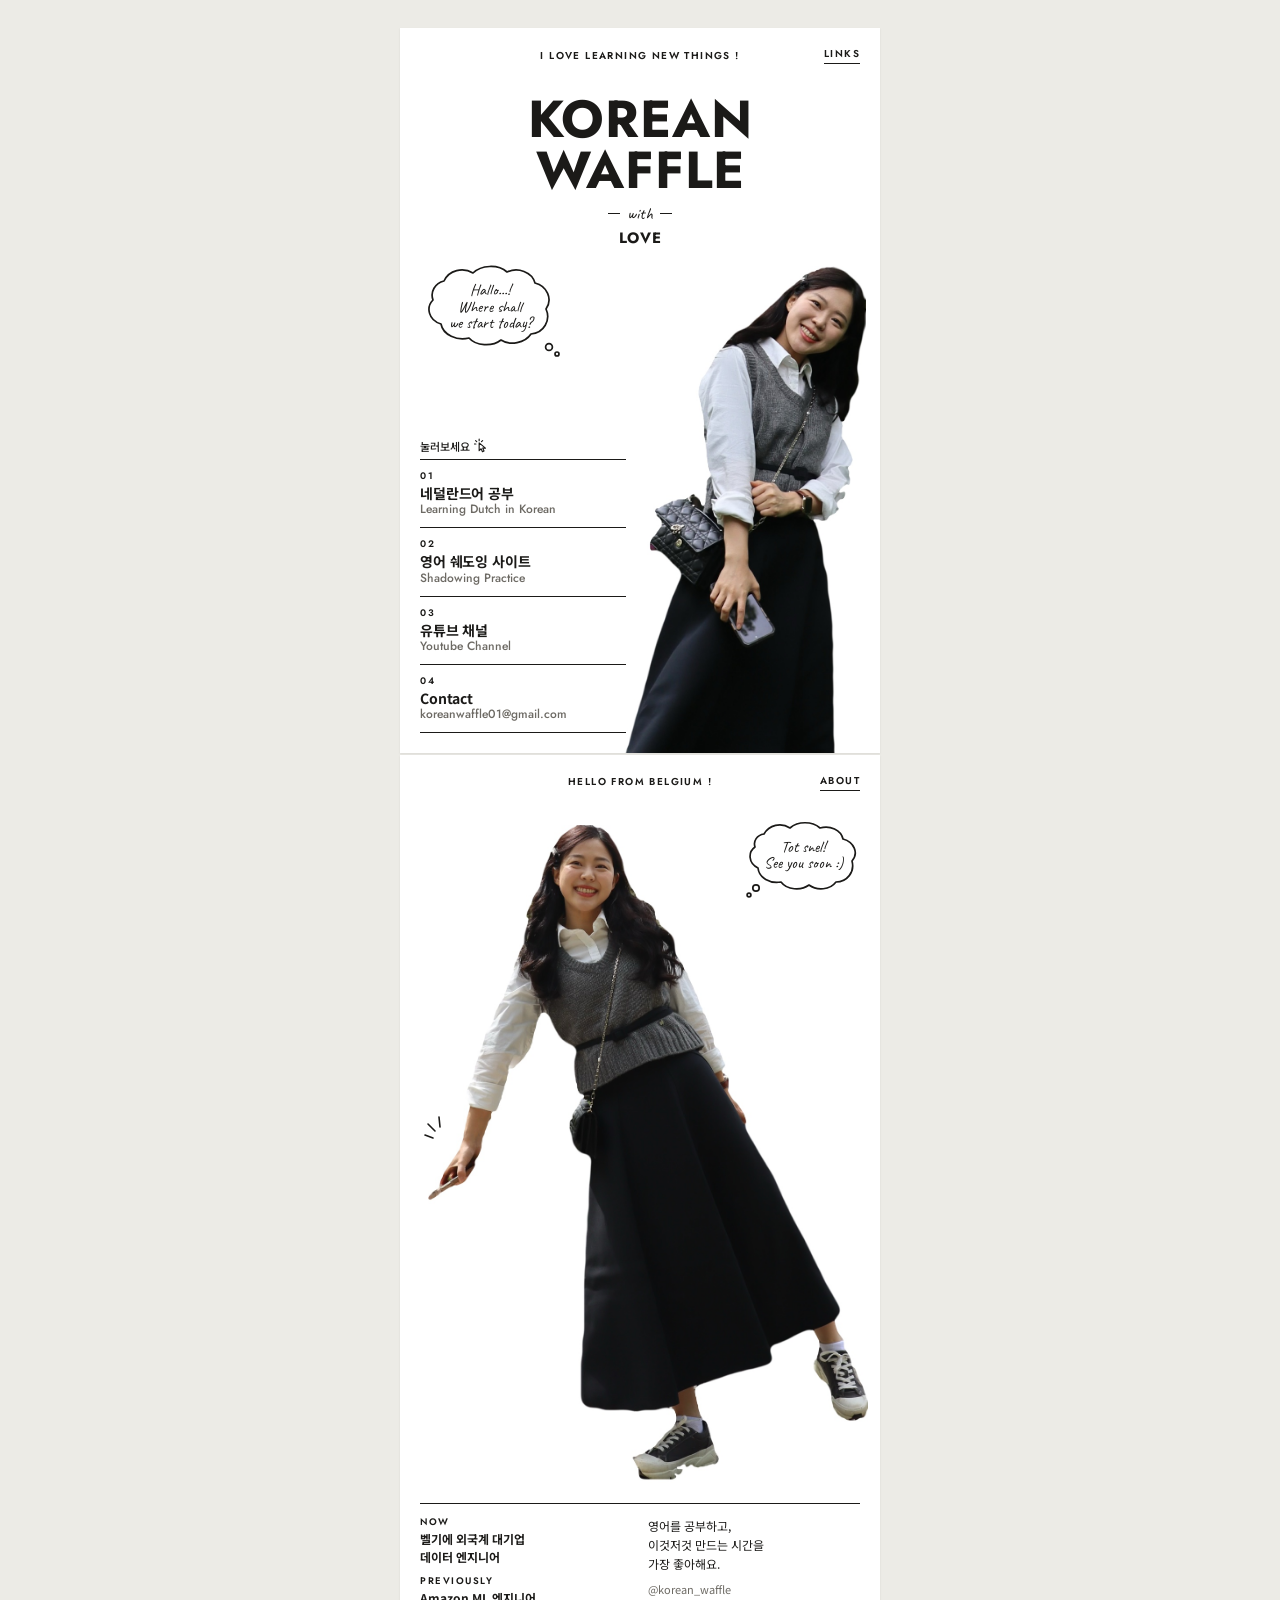
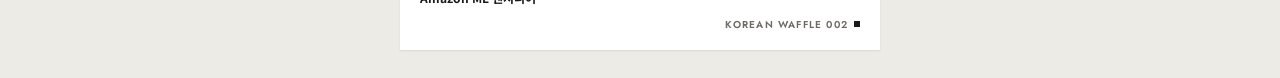
<file: index.html>
<!doctype html>
<html lang="ko">
<head>
  <meta charset="utf-8">
  <title>Korean Waffle</title>
  <link rel="canonical" href="https://koreanwaffle.com/links/">
  <!-- 첫 주소는 소개 페이지로 보내요. 단, Supabase 로그인에서 돌아온 경우(?code=, #access_token=)는 쉐도잉 사이트로 넘겨요. -->
  <script>
    (function () {
      var auth = /[?#&](code|access_token|error_description)=/.test(location.search + location.hash);
      location.replace(auth ? '/shadowing/' + location.search + location.hash : '/links/');
    })();
  </script>
  <noscript><meta http-equiv="refresh" content="0; url=/links/"></noscript>
</head>
<body><a href="/links/">Korean Waffle</a></body>
</html>
</file>
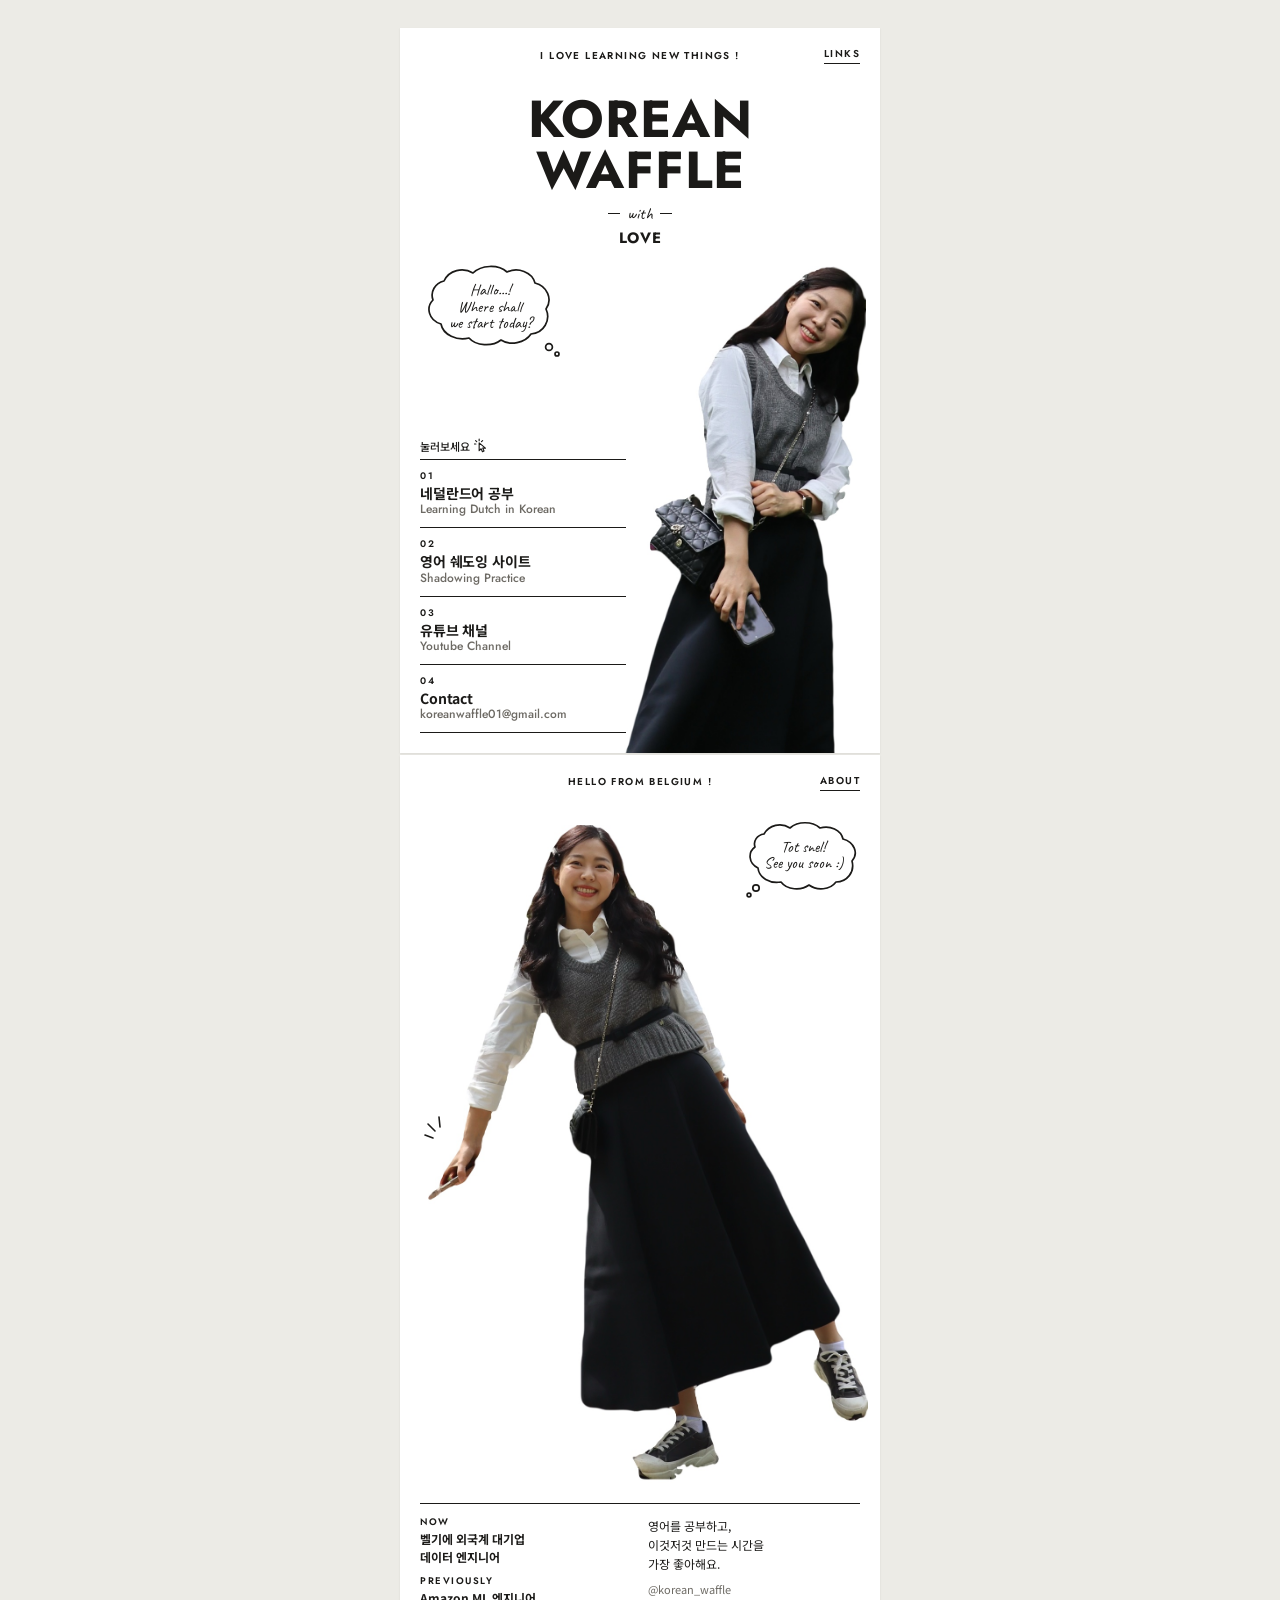
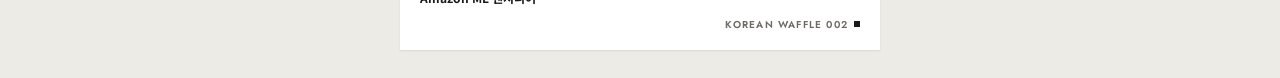
<file: links/index.html>
<!doctype html>
<html lang="ko">
<head>
  <meta charset="utf-8">
  <meta name="viewport" content="width=device-width, initial-scale=1, viewport-fit=cover">
  <title>Korean Waffle</title>
  <meta name="description" content="벨기에에 사는 한국인 크리에이터 Korean Waffle의 네덜란드어 공부, 영어 쉐도잉, 유튜브 채널">
  <meta name="theme-color" content="#ffffff">
  <meta name="color-scheme" content="light">
  <meta property="og:title" content="Korean Waffle">
  <meta property="og:description" content="Learning Dutch in Korean · Shadowing Practice · YouTube">
  <meta property="og:image" content="https://koreanwaffle.com/links/img/waffle-wide.jpg">
  <meta property="og:url" content="https://koreanwaffle.com/links/">
  <meta property="og:type" content="website">
  <link rel="icon" href="img/icon.png">
  <link rel="preconnect" href="https://fonts.googleapis.com">
  <link rel="preconnect" href="https://fonts.gstatic.com" crossorigin>
  <link href="https://fonts.googleapis.com/css2?family=Caveat:wght@600&family=Jost:wght@500;600;700&family=Noto+Sans+KR:wght@400;500;700&display=swap" rel="stylesheet">
  <style>
    :root {
      --ink: #1b1a18;
      --mute: #6d6a64;
      --line: #1b1a18;
      --paper: #ffffff;
      --desk: #ecebe6;
      --gutter: 20px;
    }
    * { box-sizing: border-box; }
    html { -webkit-text-size-adjust: 100%; }
    body {
      margin: 0; background: var(--desk); color: var(--ink);
      font-family: "Noto Sans KR", "Apple SD Gothic Neo", sans-serif;
      -webkit-font-smoothing: antialiased;
    }
    a { color: inherit; text-decoration: none; }
    .latin { font-family: "Jost", "Noto Sans KR", sans-serif; }
    .sheet { position: relative; max-width: 480px; margin: 0 auto; background: var(--paper); overflow: hidden; }
    .sheet + .sheet { margin-top: 2px; }

    /* running head */
    .run {
      display: grid; grid-template-columns: 1fr auto 1fr; align-items: center;
      padding: 18px var(--gutter) 0; font-family: "Jost", sans-serif;
      font-size: 10px; font-weight: 600; letter-spacing: .14em;
    }
    .run .tag { grid-column: 3; justify-self: end; border-bottom: 1.5px solid var(--line); padding-bottom: 2px; }
    .run .mid { grid-column: 2; }

    /* cover */
    :root { --w: min(100vw, 480px); }
    .title { text-align: center; padding: 30px var(--gutter) 0; }
    .title h1 {
      margin: 0; font-family: "Jost", sans-serif; font-weight: 700;
      font-size: clamp(38px, 11.4vw, 52px); line-height: .98; letter-spacing: .015em;
    }
    .with { display: flex; justify-content: center; align-items: center; gap: 7px; margin: 9px 0 5px;
      font-family: "Caveat", cursive; font-size: 17px; line-height: 1; }
    .with::before, .with::after { content: ""; width: 12px; height: 1.5px; background: var(--line); }
    .sub { font-family: "Jost", sans-serif; font-weight: 700; font-size: 15px; letter-spacing: .05em; }

    .stage { position: relative; height: calc(var(--w) * 1.05); min-height: 440px; }
    .girlbox { position: absolute; right: 14px; bottom: 0; width: calc(var(--w) * .58); height: calc(var(--w) * .58 * 1.75); overflow: hidden; z-index: 1; }
    .girlbox img { display: block; width: 100%; height: auto; mix-blend-mode: multiply; }
    .bubble { position: absolute; z-index: 2; font-family: "Caveat", cursive; text-align: center; color: var(--ink); }
    .bubble svg { position: absolute; inset: 0; width: 100%; height: 100%; overflow: visible; }
    .bubble p { position: relative; margin: 0; font-size: 16px; line-height: 1.02; }
    .bubble-a { left: 22px; top: 14px; width: 136px; height: 92px; display: grid; place-items: center; padding: 8px 14px 12px; }

    /* contents */
    .links { position: absolute; z-index: 2; left: var(--gutter); bottom: 20px; width: calc(var(--w) * .43); }
    .hint { display: flex; align-items: center; gap: 4px; margin: 0 0 6px; font-size: 11px; font-weight: 500; line-height: 1.3; color: var(--ink); }
    .hint svg { flex: none; width: 15px; height: 15px; }
    .index { margin: 0; padding: 0; list-style: none; }
    .index li { border-top: 1.5px solid var(--line); }
    .index li:last-child { border-bottom: 1.5px solid var(--line); }
    .index a { display: block; padding: 9px 0 10px; min-height: 58px; }
    .index .no { display: block; font-family: "Jost", sans-serif; font-size: 9.5px; font-weight: 600; letter-spacing: .16em; }
    .index .ko { display: block; margin-top: 1px; font-size: 14px; font-weight: 700; letter-spacing: -.01em; line-height: 1.3; }
    .index .en { display: block; font-family: "Jost", sans-serif; font-size: 12px; font-weight: 500; color: var(--mute); line-height: 1.25; white-space: nowrap; }
    .index a:hover .ko, .index a:focus-visible .ko { text-decoration: underline; text-underline-offset: 3px; }
    .index a:focus-visible { outline: 2px solid var(--ink); outline-offset: 2px; }

    /* second page */
    .spread { padding-bottom: 18px; }
    .spread .figure { position: relative; margin: 34px 0 0; padding: 0 12px 0 28px; }
    .spread .figure img { display: block; width: 100%; height: auto; }
    .ticks { position: absolute; left: 22px; top: 44%; width: 34px; height: 34px; }
    .bubble-b { right: 18px; top: -6px; width: 118px; height: 76px; display: grid; place-items: center; padding: 6px 12px 10px; }
    .caption { display: grid; grid-template-columns: 1fr 1fr; gap: 16px; margin: 20px var(--gutter) 0; padding-top: 12px; border-top: 1.5px solid var(--line); font-size: 12px; line-height: 1.6; word-break: keep-all; }
    .caption dl { margin: 0; }
    .caption dt { font-family: "Jost", sans-serif; font-size: 9.5px; font-weight: 600; letter-spacing: .16em; line-height: 1.3; }
    .caption dd { margin: 2px 0 10px; font-weight: 700; line-height: 1.45; }
    .caption dd:last-child { margin-bottom: 0; }
    .caption dd.latin { font-size: 13px; font-weight: 600; }
    .caption p { margin: 0; }
    .caption small { display: block; margin-top: 8px; font-size: 11px; color: var(--mute); }
    .folio { display: flex; justify-content: flex-end; align-items: center; gap: 6px; padding: 10px var(--gutter) 0;
      font-family: "Jost", sans-serif; font-size: 10px; font-weight: 600; letter-spacing: .12em; color: var(--mute); }
    .folio i { width: 6px; height: 6px; background: var(--ink); }

    /* code popup */
    .gate { position: fixed; inset: 0; z-index: 10; display: grid; place-items: center; padding: 20px; background: rgba(255,255,255,.86); }
    .gate[hidden] { display: none; }
    .gate form { width: 100%; max-width: 300px; padding: 22px 20px 18px; background: #fff; border: 1.5px solid var(--line); text-align: center; }
    .gate h2 { margin: 0; font-size: 15px; font-weight: 700; }
    .gate input {
      display: block; width: 100%; margin: 16px 0 6px; padding: 8px 0 8px .4em; border: 0; border-bottom: 1.5px solid var(--line); border-radius: 0;
      background: none; color: var(--ink); font-family: "Jost", sans-serif; font-size: 24px; font-weight: 600; letter-spacing: .4em; text-align: center; outline: none;
    }
    .gate .msg { min-height: 18px; margin: 0; font-size: 12px; color: #b3261e; }
    .gate .acts { display: grid; grid-template-columns: 1fr 1fr; gap: 8px; margin-top: 10px; }
    .gate button { min-height: 44px; border: 1.5px solid var(--line); border-radius: 0; background: #fff; color: var(--ink); font: 500 14px "Noto Sans KR", sans-serif; cursor: pointer; }
    .gate button[type=submit] { background: var(--ink); color: #fff; }

    @media (max-width: 374px) { .index .en { font-size: 11px; } }
    @media (min-width: 520px) {
      body { padding: 28px 0; }
      .sheet { box-shadow: 0 1px 2px rgba(0,0,0,.08); }
    }
  </style>
</head>
<body>
  <section class="sheet cover">
    <div class="run"><span class="mid">I LOVE LEARNING NEW THINGS !</span><span class="tag">LINKS</span></div>

    <header class="title">
      <h1>KOREAN<br>WAFFLE</h1>
      <div class="with">with</div>
      <div class="sub">LOVE</div>
    </header>

    <div class="stage">
      <div class="bubble bubble-a" aria-hidden="true">
        <svg viewBox="0 0 136 92" fill="none" stroke="#1b1a18" stroke-width="1.7" stroke-linejoin="round">
          <path d="M22 18c5-11 19-14 29-8 8-8 25-9 34-1 11-5 25 0 28 11 12 3 18 16 11 26 5 11-2 24-15 25-6 9-21 12-30 6-9 7-25 6-32-2-12 3-26-3-28-14C6 57 4 44 11 37 8 29 13 20 22 18Z" fill="#fff"/>
          <circle cx="127" cy="84" r="3.4" fill="#fff"/>
          <circle cx="135" cy="91" r="2" fill="#fff"/>
        </svg>
        <p>Hallo...!<br>Where shall<br>we start today?</p>
      </div>

      <div class="girlbox"><img src="img/waffle-tilt.jpg" width="679" height="1700" alt="셔츠와 니트 조끼를 입고 고개를 기울여 웃는 Korean Waffle" fetchpriority="high"></div>

      <nav class="links" aria-label="링크">
        <p class="hint">눌러보세요
          <svg viewBox="0 0 16 16" aria-hidden="true"><path d="M5.5 5.2v8.3l2.1-2 1.4 3.2 1.7-.8-1.4-3.1h2.9z" fill="#fff" stroke="#1b1a18" stroke-width="1.2" stroke-linejoin="round"/><path d="M5.5 2.8V1M2.9 3.9 1.7 2.7M2 6.4H.3M8 3.9l1.2-1.2" fill="none" stroke="#1b1a18" stroke-width="1.2" stroke-linecap="round"/></svg>
        </p>
        <ol class="index">
          <li><a href="#" data-gate="https://wafelnederlands.com" data-code="aac69fa5"><span class="no">01</span><span class="ko">네덜란드어 공부</span><span class="en">Learning Dutch in Korean</span></a></li>
          <li><a href="#" data-gate="https://koreanwaffle.com/shadowing/" data-code="1e0f9e59"><span class="no">02</span><span class="ko">영어 쉐도잉 사이트</span><span class="en">Shadowing Practice</span></a></li>
          <li><a href="https://www.youtube.com/@koreanwaffle01"><span class="no">03</span><span class="ko">유튜브 채널</span><span class="en">Youtube Channel</span></a></li>
          <li><a href="mailto:koreanwaffle01@gmail.com"><span class="no">04</span><span class="ko">Contact</span><span class="en">koreanwaffle01@gmail.com</span></a></li>
        </ol>
      </nav>
    </div>
  </section>

  <section class="sheet spread" id="about" aria-label="소개">
    <div class="run"><span class="mid">HELLO FROM BELGIUM !</span><span class="tag">ABOUT</span></div>
    <div class="figure">
      <div class="bubble bubble-b" aria-hidden="true">
        <svg viewBox="0 0 118 76" fill="none" stroke="#1b1a18" stroke-width="1.7" stroke-linejoin="round">
          <path d="M20 15c5-9 17-12 26-6 8-7 22-7 30 0 10-3 21 2 23 11 11 3 16 14 9 22 3 11-5 21-16 21-6 8-19 9-27 3-8 6-22 5-28-3-11 2-22-4-23-14C4 44 4 33 11 28 9 22 13 16 20 15Z" fill="#fff"/>
          <circle cx="12" cy="69" r="3.2" fill="#fff"/>
          <circle cx="5" cy="76" r="1.9" fill="#fff"/>
        </svg>
        <p>Tot snel!<br>See you soon :)</p>
      </div>
      <svg class="ticks" viewBox="0 0 34 34" fill="none" stroke="#1b1a18" stroke-width="1.6" stroke-linecap="round" aria-hidden="true">
        <path d="M3 21l8 3M6 10l7 7M17 3l1 10"/>
      </svg>
      <img src="img/waffle-wide.jpg" width="1003" height="1500" loading="lazy" alt="두 팔을 벌리고 한 발을 들어 활짝 웃는 Korean Waffle">
    </div>
    <div class="caption">
      <dl>
        <dt>NOW</dt><dd>벨기에 외국계 대기업<br>데이터 엔지니어</dd>
        <dt>PREVIOUSLY</dt><dd>Amazon ML 엔지니어</dd>
      </dl>
      <div class="note">
        <p>영어를 공부하고,<br>이것저것 만드는 시간을<br>가장 좋아해요.</p>
        <small>@korean_waffle</small>
      </div>
    </div>
    <div class="folio">KOREAN WAFFLE 002 <i></i></div>
  </section>
  <div class="gate" id="gate" role="dialog" aria-modal="true" aria-labelledby="gate-title" hidden>
    <form id="gate-form" novalidate>
      <h2 id="gate-title">코드 6자리를 넣어주세요</h2>
      <input id="gate-code" type="text" inputmode="numeric" pattern="[0-9]*" maxlength="6" autocomplete="off" aria-label="코드 6자리" aria-describedby="gate-msg">
      <p class="msg" id="gate-msg" role="alert"></p>
      <div class="acts"><button type="button" id="gate-cancel">취소</button><button type="submit">확인</button></div>
    </form>
  </div>

  <script>
    (function () {
      var gate = document.getElementById("gate"), form = document.getElementById("gate-form"),
          code = document.getElementById("gate-code"), msg = document.getElementById("gate-msg"),
          target = "", hash = "", opener = null;
      function fnv(t) {
        var h = 0x811c9dc5;
        for (var i = 0; i < t.length; i++) { h ^= t.charCodeAt(i); h = Math.imul(h, 0x01000193) >>> 0; }
        return ("0000000" + h.toString(16)).slice(-8);
      }
      function close() { gate.hidden = true; code.value = ""; msg.textContent = ""; if (opener) opener.focus(); }
      function check() {
        if (code.value.length < 6) { msg.textContent = "코드 6자리를 모두 넣어주세요."; code.focus(); return; }
        if (fnv(code.value) === hash) { gate.hidden = true; code.value = ""; location.href = target; return; }
        msg.textContent = "코드가 맞지 않아요."; code.value = ""; code.focus();
      }
      document.querySelectorAll("[data-gate]").forEach(function (a) {
        a.addEventListener("click", function (e) {
          e.preventDefault();
          target = a.getAttribute("data-gate"); hash = a.getAttribute("data-code"); opener = a;
          gate.hidden = false; msg.textContent = ""; code.value = ""; code.focus();
        });
      });
      code.addEventListener("input", function () {
        code.value = code.value.replace(/\D/g, "").slice(0, 6);
        if (code.value.length === 6) check(); else msg.textContent = "";
      });
      form.addEventListener("submit", function (e) { e.preventDefault(); check(); });
      document.getElementById("gate-cancel").addEventListener("click", close);
      gate.addEventListener("click", function (e) { if (e.target === gate) close(); });
      document.addEventListener("keydown", function (e) { if (e.key === "Escape" && !gate.hidden) close(); });
    })();
  </script>
</body>
</html>
</file>
